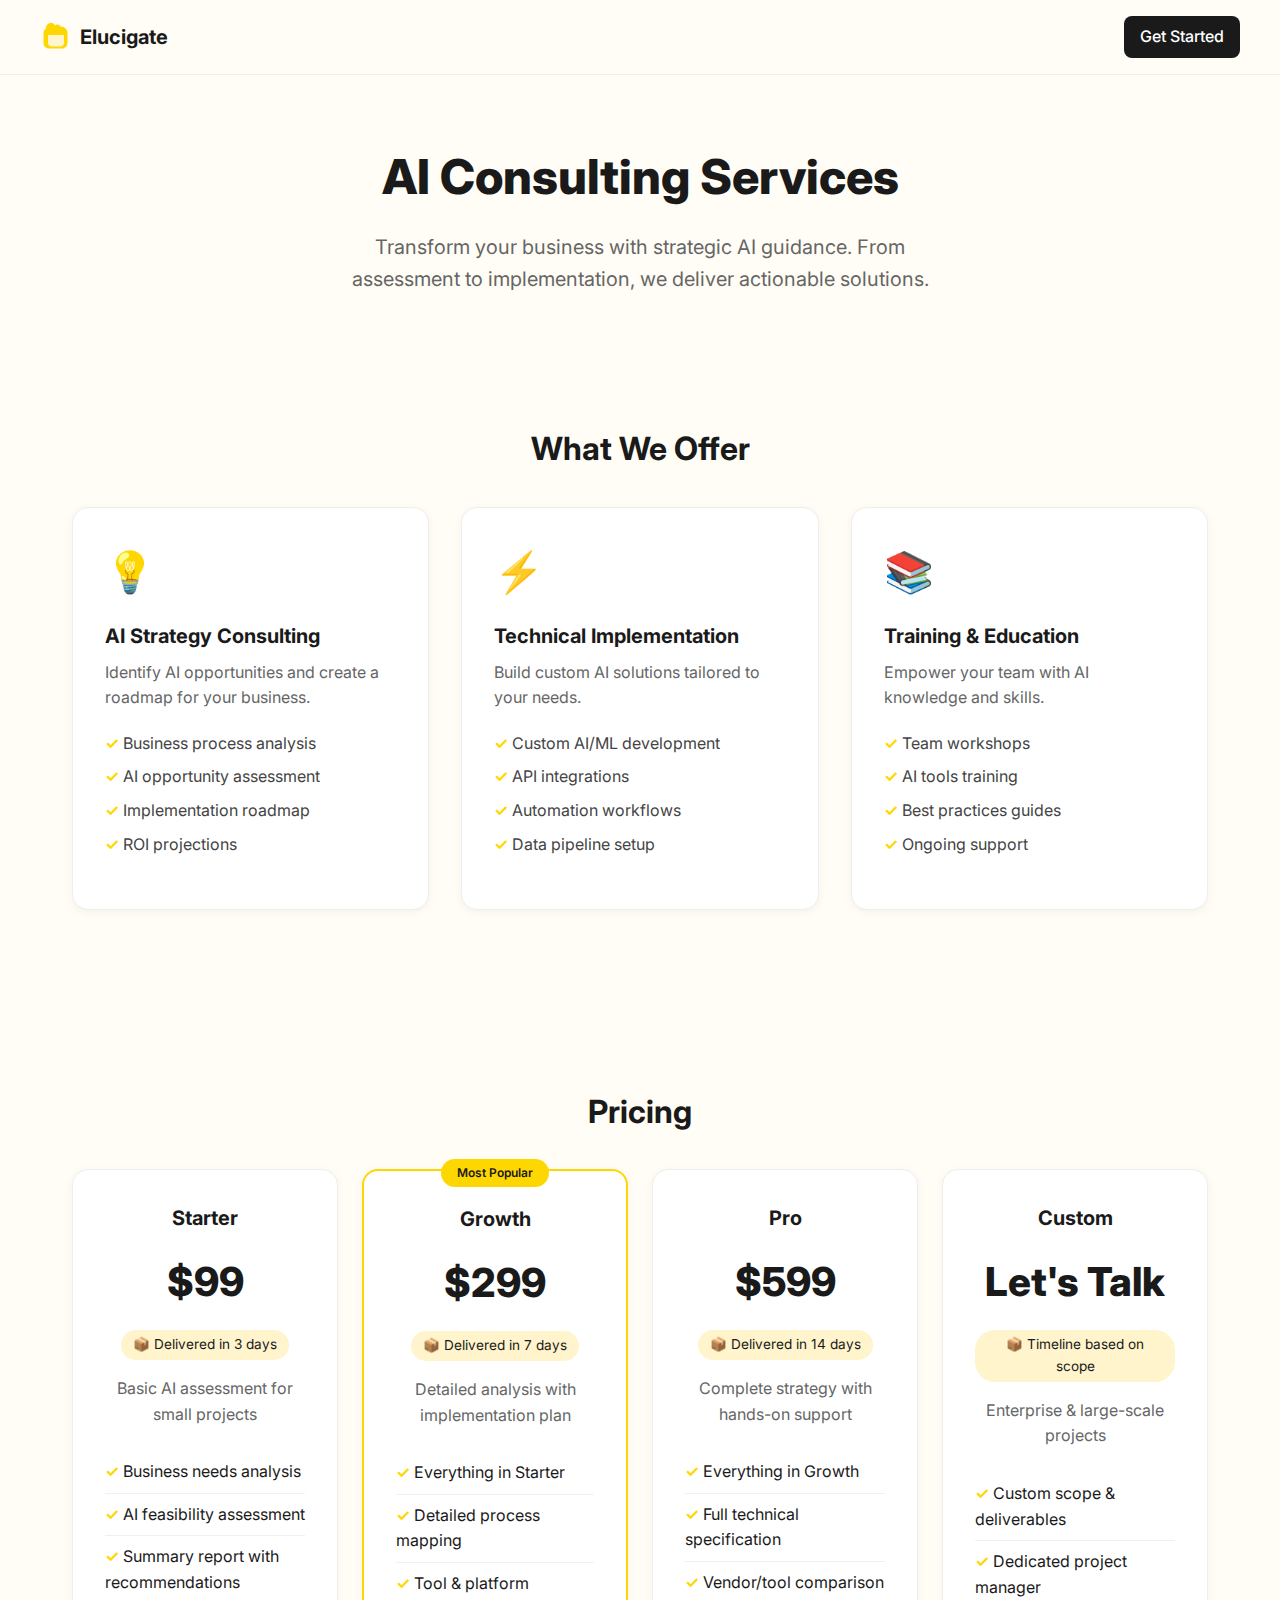
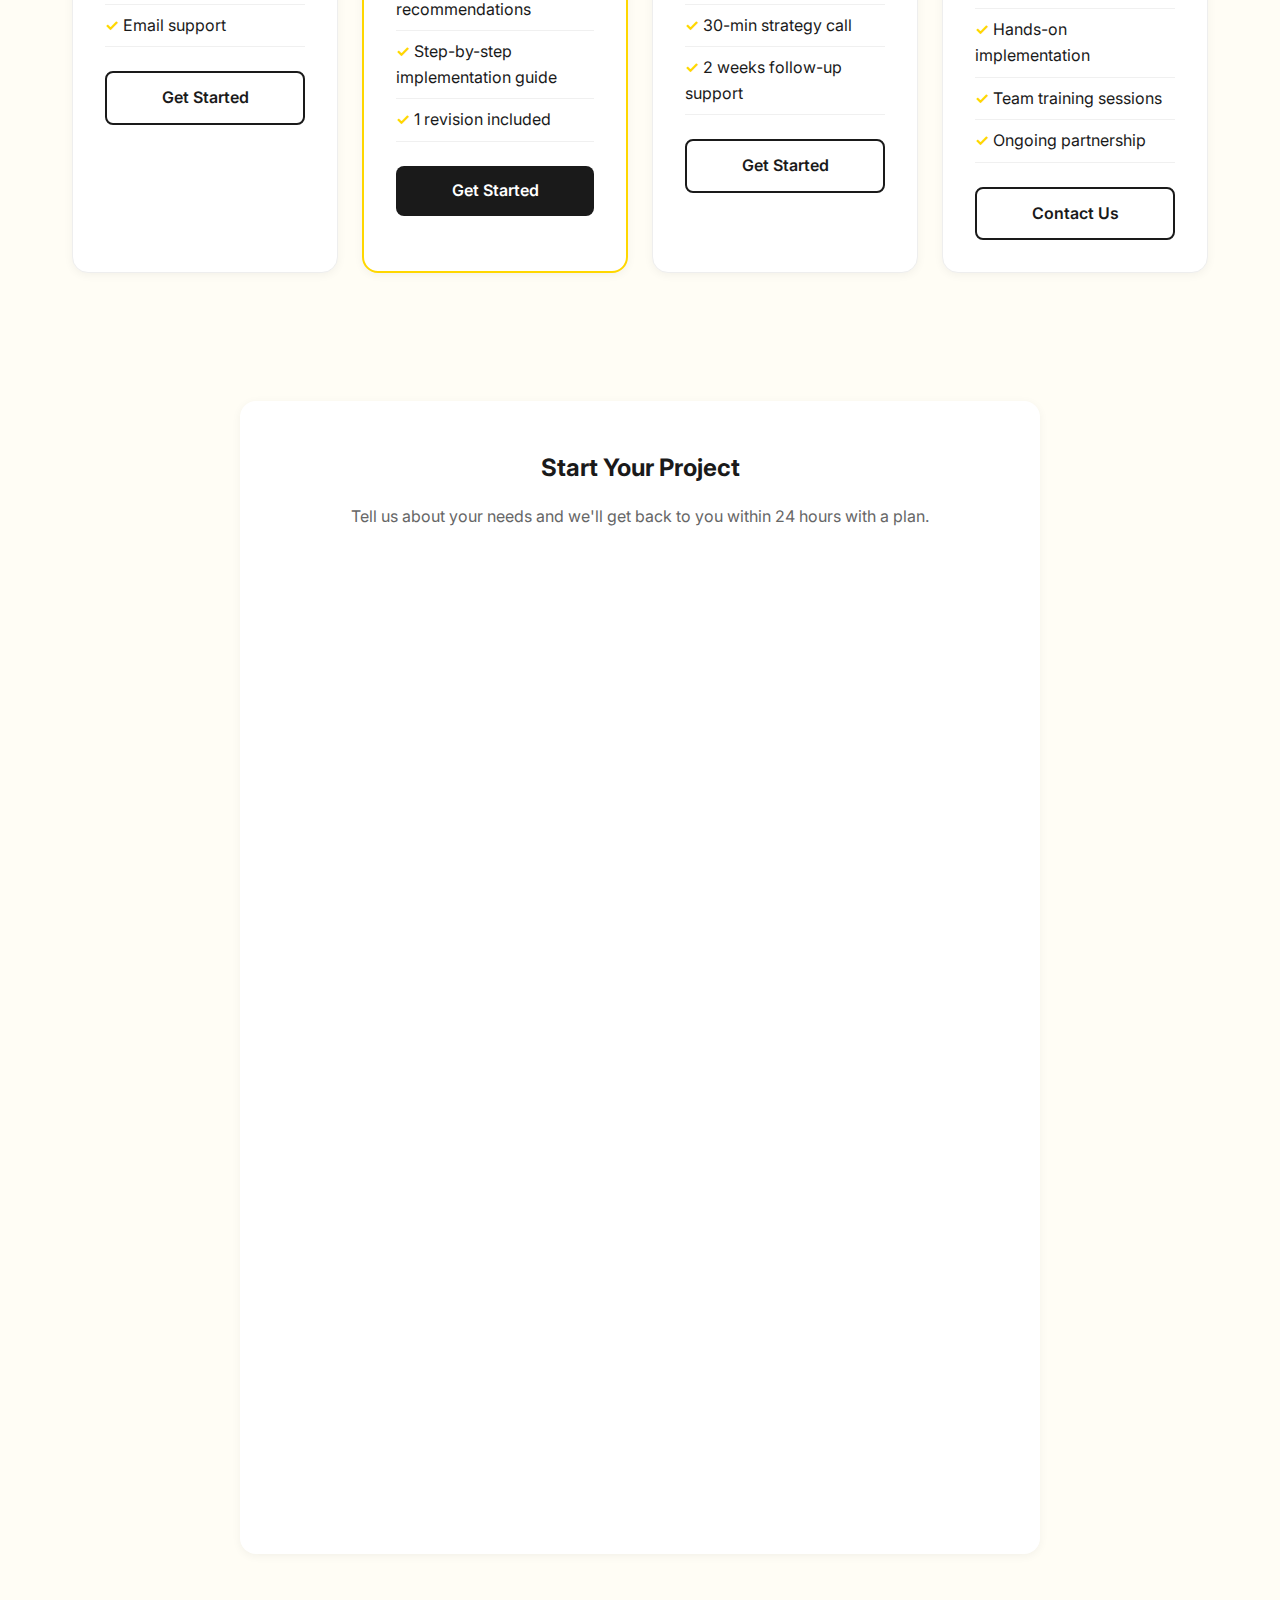
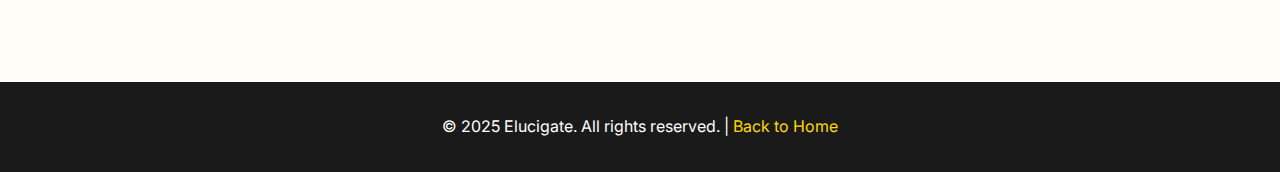
<file: consulting.html>
<!DOCTYPE html>
<html lang="en">
<head>
  <meta charset="UTF-8">
  <meta name="viewport" content="width=device-width, initial-scale=1.0">
  <title>AI Consulting – Elucigate</title>
  <link href="https://fonts.googleapis.com/css2?family=Inter:wght@400;500;600;700;800&display=swap" rel="stylesheet">
  <style>
    * {
      margin: 0;
      padding: 0;
      box-sizing: border-box;
    }
    
    body {
      font-family: 'Inter', sans-serif;
      background: #FFFDF5;
      color: #1a1a1a;
      line-height: 1.6;
    }
    
    /* Navigation */
    nav {
      padding: 1rem 2rem;
      background: #FFFDF5;
      border-bottom: 1px solid #eee;
      position: sticky;
      top: 0;
      z-index: 100;
    }
    
    .nav-inner {
      max-width: 1200px;
      margin: 0 auto;
      display: flex;
      justify-content: space-between;
      align-items: center;
    }
    
    .logo {
      display: flex;
      align-items: center;
      gap: 0.5rem;
      text-decoration: none;
      font-weight: 700;
      font-size: 1.25rem;
      color: #1a1a1a;
    }
    
    .logo-icon {
      width: 32px;
      height: 32px;
    }
    
    .btn {
      padding: 0.5rem 1rem;
      border-radius: 8px;
      text-decoration: none;
      font-weight: 500;
      transition: all 0.2s;
    }
    
    .btn-dark {
      background: #1a1a1a;
      color: white;
    }
    
    .btn-dark:hover {
      background: #333;
    }
    
    /* Hero */
    .hero {
      max-width: 1200px;
      margin: 0 auto;
      padding: 4rem 2rem;
      text-align: center;
    }
    
    .hero h1 {
      font-size: 3rem;
      font-weight: 800;
      margin-bottom: 1rem;
    }
    
    .hero p {
      font-size: 1.25rem;
      color: #666;
      max-width: 600px;
      margin: 0 auto;
    }
    
    /* Services */
    .section {
      max-width: 1200px;
      margin: 0 auto;
      padding: 4rem 2rem;
    }
    
    .section-title {
      font-size: 2rem;
      font-weight: 700;
      margin-bottom: 2rem;
      text-align: center;
    }
    
    .services-grid {
      display: grid;
      grid-template-columns: repeat(auto-fit, minmax(300px, 1fr));
      gap: 2rem;
      margin-bottom: 3rem;
    }
    
    .service-card {
      background: white;
      border-radius: 16px;
      padding: 2rem;
      box-shadow: 0 2px 10px rgba(0,0,0,0.05);
      border: 1px solid #eee;
    }
    
    .service-icon {
      font-size: 2.5rem;
      margin-bottom: 1rem;
    }
    
    .service-card h3 {
      font-size: 1.25rem;
      margin-bottom: 0.5rem;
    }
    
    .service-card p {
      color: #666;
      margin-bottom: 1rem;
    }
    
    .service-list {
      list-style: none;
      margin-bottom: 1rem;
    }
    
    .service-list li {
      padding: 0.25rem 0;
      color: #444;
    }
    
    .service-list li::before {
      content: "✓ ";
      color: #FFD700;
      font-weight: bold;
    }
    
    /* Pricing */
    .pricing-grid {
      display: grid;
      grid-template-columns: repeat(auto-fit, minmax(260px, 1fr));
      gap: 1.5rem;
    }
    
    .pricing-card {
      background: white;
      border-radius: 16px;
      padding: 2rem;
      box-shadow: 0 2px 10px rgba(0,0,0,0.05);
      border: 1px solid #eee;
      text-align: center;
    }
    
    .pricing-card.featured {
      border: 2px solid #FFD700;
      position: relative;
    }
    
    .pricing-card.featured::before {
      content: "Most Popular";
      position: absolute;
      top: -12px;
      left: 50%;
      transform: translateX(-50%);
      background: #FFD700;
      color: #1a1a1a;
      padding: 0.25rem 1rem;
      border-radius: 20px;
      font-size: 0.75rem;
      font-weight: 600;
    }
    
    .pricing-card h3 {
      font-size: 1.25rem;
      margin-bottom: 0.5rem;
    }
    
    .pricing-card .price {
      font-size: 2.5rem;
      font-weight: 800;
      margin: 1rem 0;
    }
    
    .pricing-card .price span {
      font-size: 1rem;
      font-weight: 400;
      color: #666;
    }
    
    .pricing-card .delivery {
      display: inline-block;
      background: #FFF4CC;
      color: #1a1a1a;
      padding: 0.25rem 0.75rem;
      border-radius: 20px;
      font-size: 0.85rem;
      margin-bottom: 1rem;
    }
    
    .pricing-card .description {
      color: #666;
      margin-bottom: 1.5rem;
    }
    
    .pricing-card ul {
      list-style: none;
      text-align: left;
      margin-bottom: 1.5rem;
    }
    
    .pricing-card li {
      padding: 0.5rem 0;
      border-bottom: 1px solid #f0f0f0;
    }
    
    .pricing-card li::before {
      content: "✓ ";
      color: #FFD700;
      font-weight: bold;
    }
    
    .pricing-btn {
      display: block;
      width: 100%;
      padding: 0.75rem;
      background: #1a1a1a;
      color: white;
      border: none;
      border-radius: 8px;
      font-weight: 600;
      cursor: pointer;
      text-decoration: none;
      text-align: center;
    }
    
    .pricing-btn:hover {
      background: #333;
    }
    
    .pricing-btn.outline {
      background: transparent;
      border: 2px solid #1a1a1a;
      color: #1a1a1a;
    }
    
    /* Contact Form */
    .contact-section {
      background: white;
      border-radius: 16px;
      padding: 3rem;
      max-width: 800px;
      margin: 0 auto 4rem;
      box-shadow: 0 2px 10px rgba(0,0,0,0.05);
    }
    
    .contact-section h2 {
      text-align: center;
      margin-bottom: 1rem;
    }
    
    .contact-section > p {
      text-align: center;
      color: #666;
      margin-bottom: 2rem;
    }
    
    .form-embed {
      width: 100%;
      min-height: 600px;
      border: none;
      border-radius: 8px;
    }
    
    /* Footer */
    footer {
      background: #1a1a1a;
      color: white;
      padding: 2rem;
      text-align: center;
    }
    
    footer a {
      color: #FFD700;
      text-decoration: none;
    }
    
    /* Responsive */
    @media (max-width: 768px) {
      .hero h1 {
        font-size: 2rem;
      }
      
      .section {
        padding: 2rem 1rem;
      }
      
      .contact-section {
        padding: 1.5rem;
        margin: 0 1rem 2rem;
      }
    }
  </style>
</head>
<body>
  <!-- Navigation -->
  <nav>
    <div class="nav-inner">
      <a href="index.html" class="logo">
        <svg class="logo-icon" viewBox="0 0 64 64" fill="none" xmlns="http://www.w3.org/2000/svg">
          <path d="M50 14c-2-2-5-3-8-2-1-3-4-5-7-5-2 0-4 1-5 2-2-4-6-6-10-5-5 1-8 5-8 10v1c-3 2-5 5-5 9v20c0 6 5 11 11 11h26c6 0 11-5 11-11V24c0-4-2-8-5-10z" fill="#FFD700"/>
          <path d="M16 24h32v20c0 4-3 7-7 7H23c-4 0-7-3-7-7V24z" fill="#FFF4CC"/>
          <rect x="14" y="22" width="36" height="6" rx="2" fill="#FFD700"/>
        </svg>
        <span>Elucigate</span>
      </a>
      <a href="https://forms.gle/huYQaZVRMWkWTtFA7" class="btn btn-dark">Get Started</a>
    </div>
  </nav>

  <!-- Hero -->
  <section class="hero">
    <h1>AI Consulting Services</h1>
    <p>Transform your business with strategic AI guidance. From assessment to implementation, we deliver actionable solutions.</p>
  </section>

  <!-- Services -->
  <section class="section">
    <h2 class="section-title">What We Offer</h2>
    <div class="services-grid">
      <div class="service-card">
        <div class="service-icon">💡</div>
        <h3>AI Strategy Consulting</h3>
        <p>Identify AI opportunities and create a roadmap for your business.</p>
        <ul class="service-list">
          <li>Business process analysis</li>
          <li>AI opportunity assessment</li>
          <li>Implementation roadmap</li>
          <li>ROI projections</li>
        </ul>
      </div>
      
      <div class="service-card">
        <div class="service-icon">⚡</div>
        <h3>Technical Implementation</h3>
        <p>Build custom AI solutions tailored to your needs.</p>
        <ul class="service-list">
          <li>Custom AI/ML development</li>
          <li>API integrations</li>
          <li>Automation workflows</li>
          <li>Data pipeline setup</li>
        </ul>
      </div>
      
      <div class="service-card">
        <div class="service-icon">📚</div>
        <h3>Training & Education</h3>
        <p>Empower your team with AI knowledge and skills.</p>
        <ul class="service-list">
          <li>Team workshops</li>
          <li>AI tools training</li>
          <li>Best practices guides</li>
          <li>Ongoing support</li>
        </ul>
      </div>
    </div>
  </section>

  <!-- Pricing -->
  <section class="section">
    <h2 class="section-title">Pricing</h2>
    <div class="pricing-grid">
      <div class="pricing-card">
        <h3>Starter</h3>
        <div class="price">$99</div>
        <div class="delivery">📦 Delivered in 3 days</div>
        <p class="description">Basic AI assessment for small projects</p>
        <ul>
          <li>Business needs analysis</li>
          <li>AI feasibility assessment</li>
          <li>Summary report with recommendations</li>
          <li>Email support</li>
        </ul>
        <a href="https://forms.gle/huYQaZVRMWkWTtFA7" class="pricing-btn outline">Get Started</a>
      </div>
      
      <div class="pricing-card featured">
        <h3>Growth</h3>
        <div class="price">$299</div>
        <div class="delivery">📦 Delivered in 7 days</div>
        <p class="description">Detailed analysis with implementation plan</p>
        <ul>
          <li>Everything in Starter</li>
          <li>Detailed process mapping</li>
          <li>Tool & platform recommendations</li>
          <li>Step-by-step implementation guide</li>
          <li>1 revision included</li>
        </ul>
        <a href="https://forms.gle/huYQaZVRMWkWTtFA7" class="pricing-btn">Get Started</a>
      </div>
      
      <div class="pricing-card">
        <h3>Pro</h3>
        <div class="price">$599</div>
        <div class="delivery">📦 Delivered in 14 days</div>
        <p class="description">Complete strategy with hands-on support</p>
        <ul>
          <li>Everything in Growth</li>
          <li>Full technical specification</li>
          <li>Vendor/tool comparison</li>
          <li>30-min strategy call</li>
          <li>2 weeks follow-up support</li>
        </ul>
        <a href="https://forms.gle/huYQaZVRMWkWTtFA7" class="pricing-btn outline">Get Started</a>
      </div>
      
      <div class="pricing-card">
        <h3>Custom</h3>
        <div class="price">Let's Talk</div>
        <div class="delivery">📦 Timeline based on scope</div>
        <p class="description">Enterprise & large-scale projects</p>
        <ul>
          <li>Custom scope & deliverables</li>
          <li>Dedicated project manager</li>
          <li>Hands-on implementation</li>
          <li>Team training sessions</li>
          <li>Ongoing partnership</li>
        </ul>
        <a href="https://forms.gle/huYQaZVRMWkWTtFA7" class="pricing-btn outline">Contact Us</a>
      </div>
    </div>
  </section>

  <!-- Contact Form -->
  <section class="section">
    <div class="contact-section">
      <h2>Start Your Project</h2>
      <p>Tell us about your needs and we'll get back to you within 24 hours with a plan.</p>
      <iframe src="https://docs.google.com/forms/d/e/1FAIpQLScb6-tmjO3yD2f15X9x3Cg_h9dndh21c-dxqp7rgg4HAiEFew/viewform?embedded=true" width="640" height="937" frameborder="0" marginheight="0" marginwidth="0">Loading…</iframe>
    </div>
  </section>

  <!-- Footer -->
  <footer>
    <p>© 2025 Elucigate. All rights reserved. | <a href="index.html">Back to Home</a></p>
  </footer>
</body>
</html>
</file>
